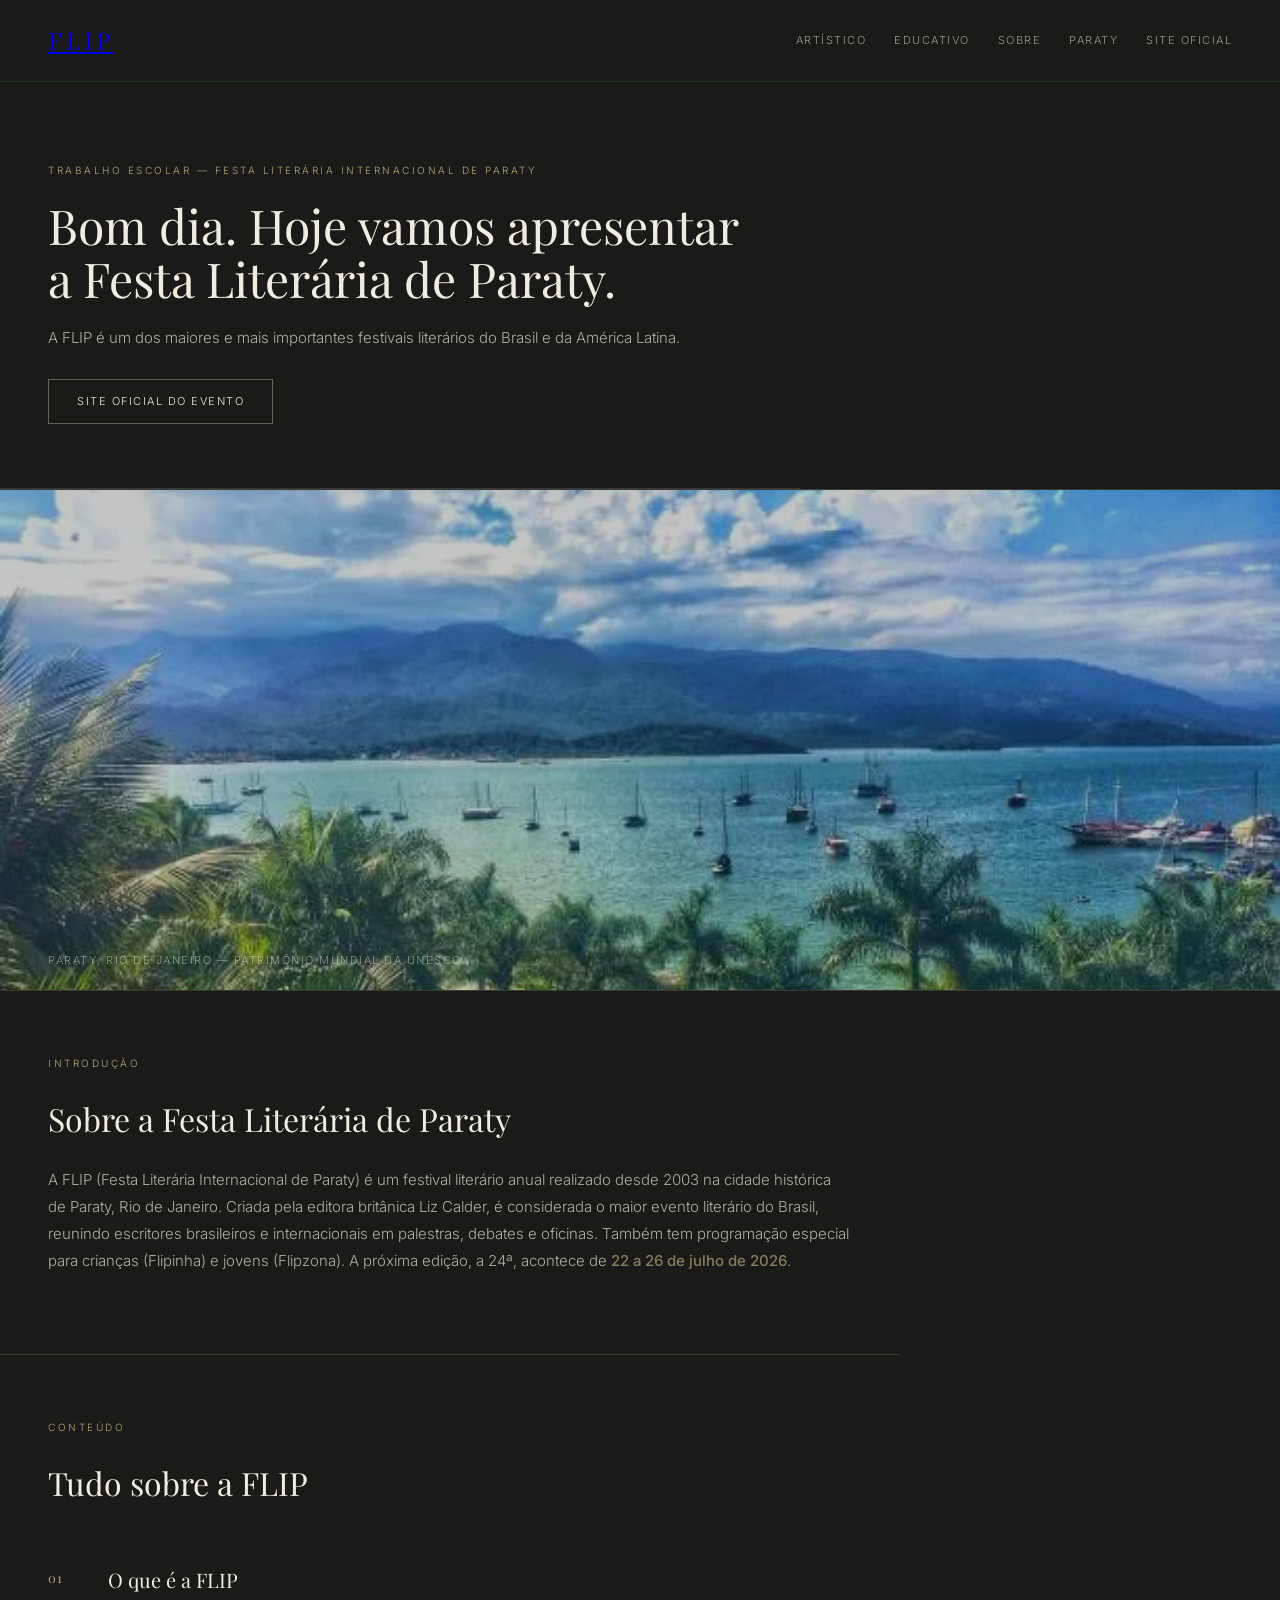
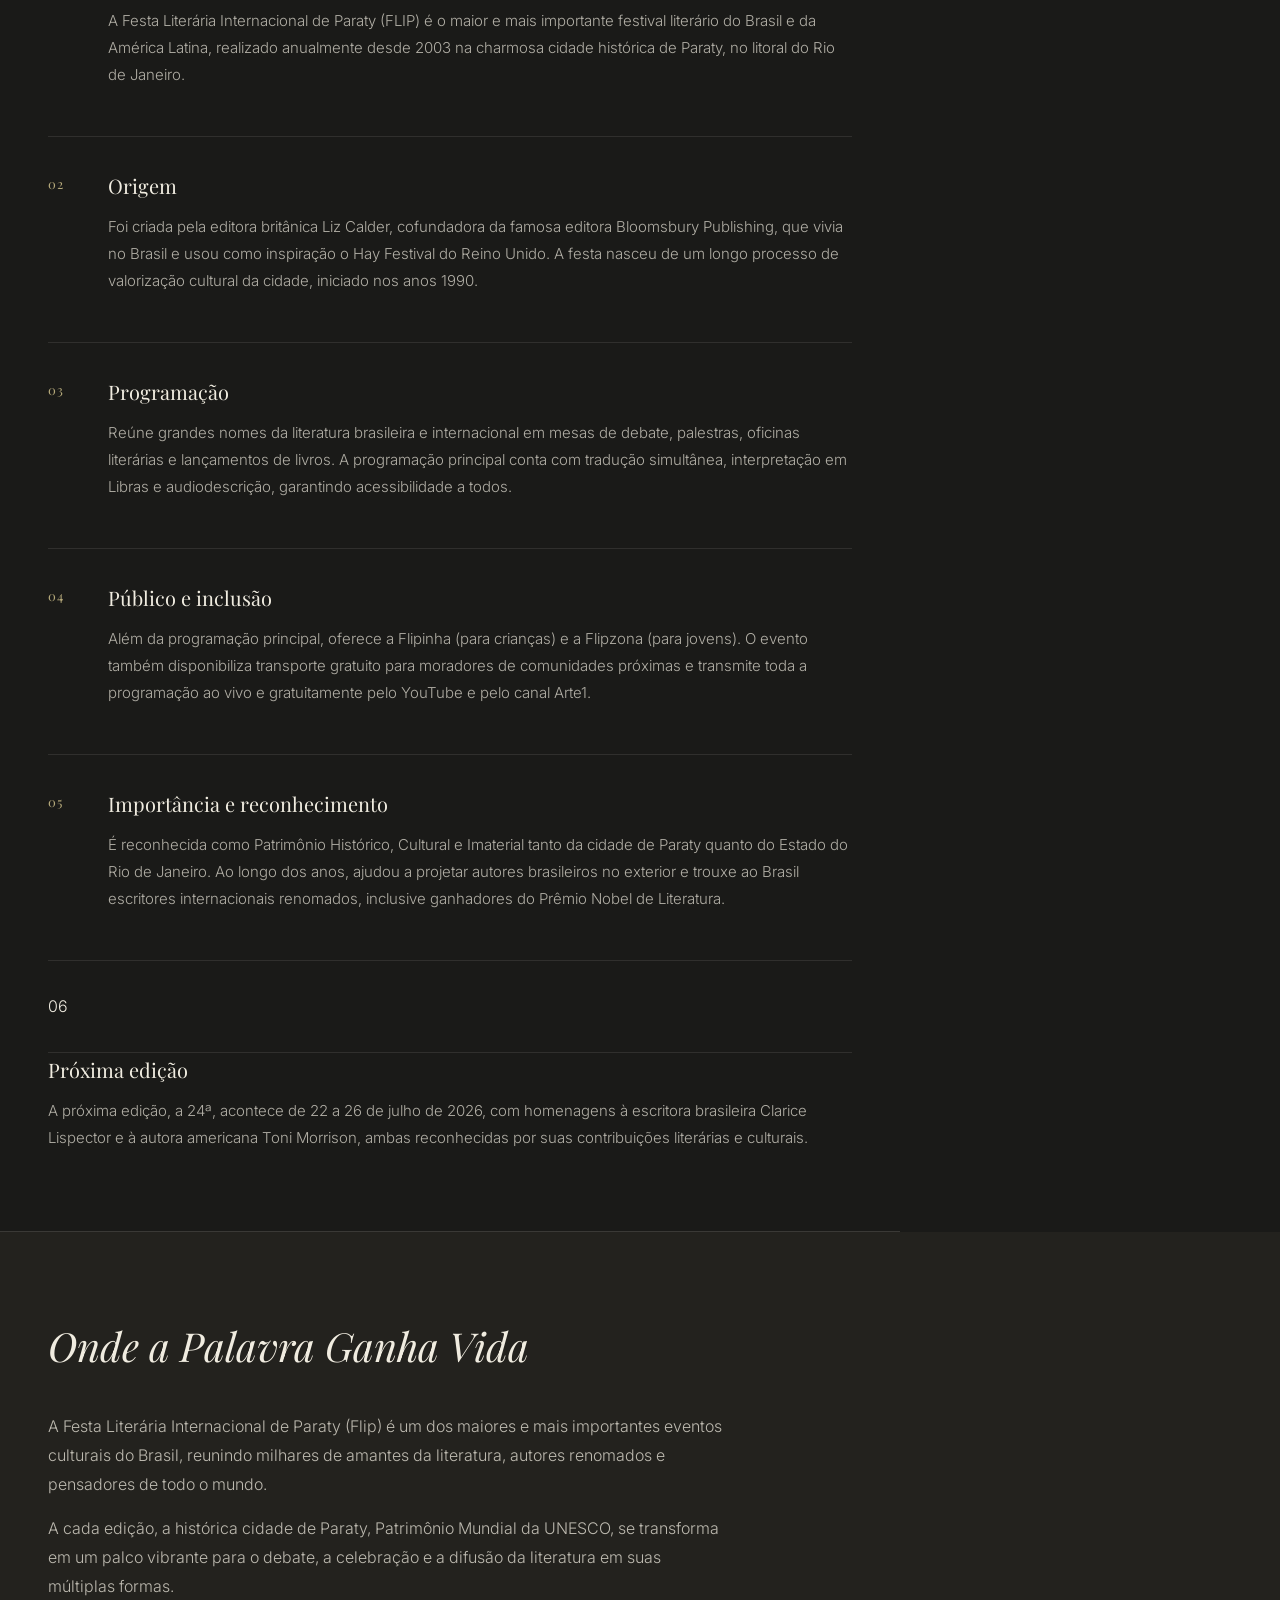
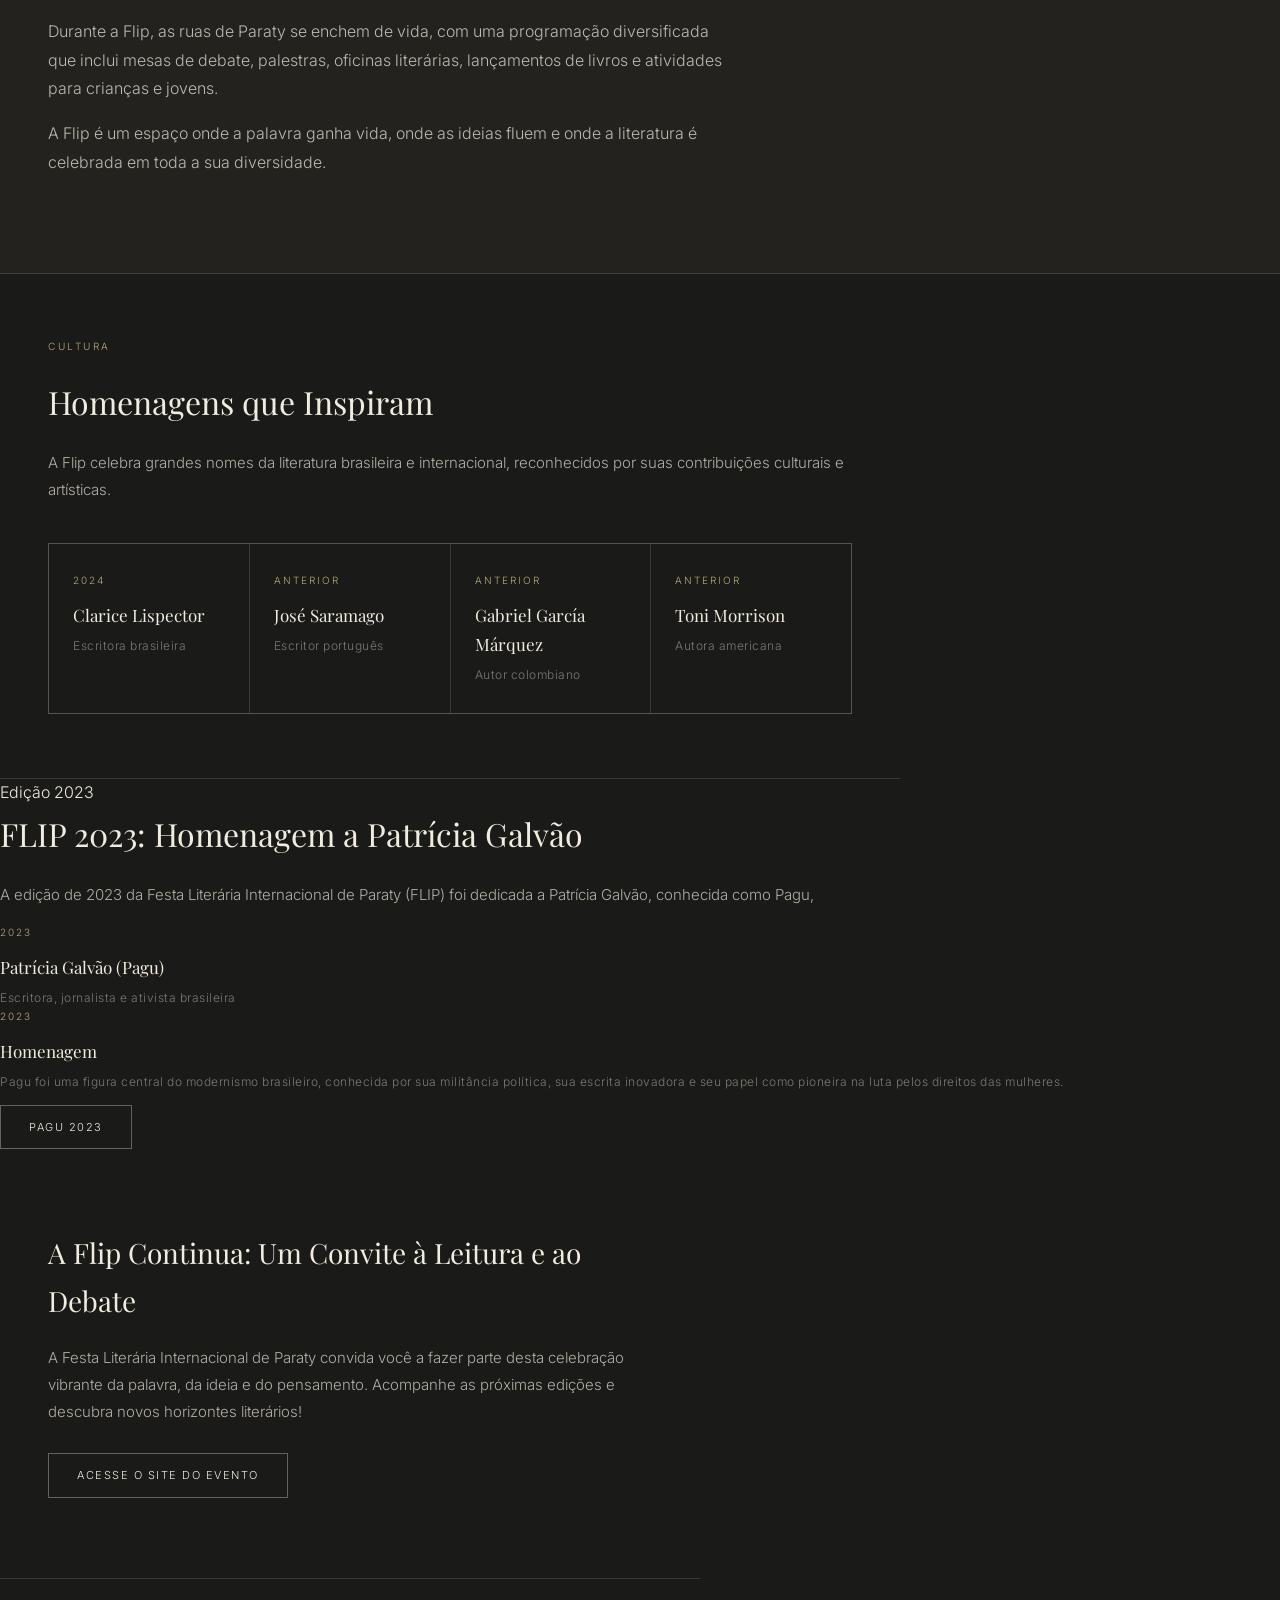
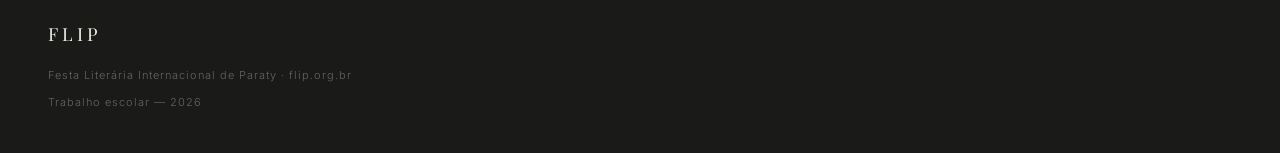
<file: index.html>
<!DOCTYPE html>
<html lang="pt-BR">
<head>
  <meta charset="UTF-8">
  <meta name="viewport" content="width=device-width, initial-scale=1.0">
  <title>FLIP — Festa Literária Internacional de Paraty</title>
  <link rel="stylesheet" type="text/css" href="style.css">
  <link href="https://fonts.googleapis.com/css2?family=Playfair+Display:ital,wght@0,400;0,700;1,400&family=Inter:wght@300;400;500&display=swap" rel="stylesheet">
</head>
<body>

  <!-- NAVEGAÇÃO -->
  <nav>
    <div class="logo"> <a href="https://www.flip.org.br" target="_blank">FLIP</a> </div>
    <div class="nav-links">
      <a href="#">artístico</a>
      <a href="#">educativo</a>
      <a href="#">sobre</a>
      <a href="https://www.google.com/maps/place/Paraty,+RJ/@-23.2190191,-44.7299981,15z/data=!4m15!1m8!3m7!1s0x9d6d04d08d0dd9:0xea35e93f7a8ac64d!2sParaty,+RJ!3b1!8m2!3d-23.2197106!4d-44.7167452!16s%2Fg%2F11bxfw99x_!3m5!1s0x9d6d04d08d0dd9:0xea35e93f7a8ac64d!8m2!3d-23.2197106!4d-44.7167452!16s%2Fg%2F11bxfw99x_?entry=ttu&g_ep=EgoyMDI2MDMzMS4wIKXMDSoASAFQAw%3D%3D" target="_blank">paraty</a>
      <a href="https://www.flip.org.br" target="_blank">site oficial</a>
    </div>
  </nav>

  <!-- HERO -->
  <section class="hero">
    <span class="tag">Trabalho Escolar — Festa Literária Internacional de Paraty</span>
    <h1>Bom dia. Hoje vamos apresentar a Festa Literária de Paraty.</h1>
    <p>A FLIP é um dos maiores e mais importantes festivais literários do Brasil e da América Latina.</p>
    <a href="https://www.flip.org.br" class="botao" target="_blank">Site oficial do evento</a>
  </section>

  <!-- IMAGEM -->
  <div class="imagem-full">
    <img src="the-paraty-bay.webp" alt="Baía de Paraty" />
    <div class="imagem-legenda">Paraty, Rio de Janeiro — Patrimônio Mundial da UNESCO</div>
  </div>

  <!-- INTRODUÇÃO -->
  <section class="secao">
    <span class="tag">Introdução</span>
    <h2>Sobre a Festa Literária de Paraty</h2>
    <p>A FLIP (Festa Literária Internacional de Paraty) é um festival literário anual realizado desde 2003 na cidade histórica de Paraty, Rio de Janeiro. Criada pela editora britânica Liz Calder, é considerada o maior evento literário do Brasil, reunindo escritores brasileiros e internacionais em palestras, debates e oficinas. Também tem programação especial para crianças (Flipinha) e jovens (Flipzona). A próxima edição, a 24ª, acontece de <strong>22 a 26 de julho de 2026</strong>.</p>
  </section>

  <!-- LISTA -->
  <section class="secao">
    <span class="tag">Conteúdo</span>
    <h2>Tudo sobre a FLIP</h2>

    <div class="item-lista">
      <div class="item-numero">01</div>
      <div class="item-conteudo">
        <h3>O que é a FLIP</h3>
        <p>A Festa Literária Internacional de Paraty (FLIP) é o maior e mais importante festival literário do Brasil e da América Latina, realizado anualmente desde 2003 na charmosa cidade histórica de Paraty, no litoral do Rio de Janeiro.</p>
      </div>
    </div>

    <div class="item-lista">
      <div class="item-numero">02</div>
      <div class="item-conteudo">
        <h3>Origem</h3>
        <p>Foi criada pela editora britânica Liz Calder, cofundadora da famosa editora Bloomsbury Publishing, que vivia no Brasil e usou como inspiração o Hay Festival do Reino Unido. A festa nasceu de um longo processo de valorização cultural da cidade, iniciado nos anos 1990.</p>
      </div>
    </div>

    <div class="item-lista">
      <div class="item-numero">03</div>
      <div class="item-conteudo">
        <h3>Programação</h3>
        <p>Reúne grandes nomes da literatura brasileira e internacional em mesas de debate, palestras, oficinas literárias e lançamentos de livros. A programação principal conta com tradução simultânea, interpretação em Libras e audiodescrição, garantindo acessibilidade a todos.</p>
      </div>
    </div>

    <div class="item-lista">
      <div class="item-numero">04</div>
      <div class="item-conteudo">
        <h3>Público e inclusão</h3>
        <p>Além da programação principal, oferece a Flipinha (para crianças) e a Flipzona (para jovens). O evento também disponibiliza transporte gratuito para moradores de comunidades próximas e transmite toda a programação ao vivo e gratuitamente pelo YouTube e pelo canal Arte1.</p>
      </div>
    </div>

    <div class="item-lista">
      <div class="item-numero">05</div>
      <div class="item-conteudo">
        <h3>Importância e reconhecimento</h3>
        <p>É reconhecida como Patrimônio Histórico, Cultural e Imaterial tanto da cidade de Paraty quanto do Estado do Rio de Janeiro. Ao longo dos anos, ajudou a projetar autores brasileiros no exterior e trouxe ao Brasil escritores internacionais renomados, inclusive ganhadores do Prêmio Nobel de Literatura.</p>
      </div>
    </div>
  

    <div class="item-lista"
      <div class="item-numero">06</div>
      <div class="item-conteudo">
        <h3>Próxima edição</h3>
        <p>A próxima edição, a 24ª, acontece de 22 a 26 de julho de 2026, com homenagens à escritora brasileira Clarice Lispector e à autora americana Toni Morrison, ambas reconhecidas por suas contribuições literárias e culturais.</p>
      </div>
  </section>

  <!-- CITAÇÃO -->
  <section class="secao-destaque">
    <h2>Onde a Palavra Ganha Vida</h2>
    <p>A Festa Literária Internacional de Paraty (Flip) é um dos maiores e mais importantes eventos culturais do Brasil, reunindo milhares de amantes da literatura, autores renomados e pensadores de todo o mundo.</p>
    <p>A cada edição, a histórica cidade de Paraty, Patrimônio Mundial da UNESCO, se transforma em um palco vibrante para o debate, a celebração e a difusão da literatura em suas múltiplas formas.</p>
    <p>Durante a Flip, as ruas de Paraty se enchem de vida, com uma programação diversificada que inclui mesas de debate, palestras, oficinas literárias, lançamentos de livros e atividades para crianças e jovens.</p>
    <p>A Flip é um espaço onde a palavra ganha vida, onde as ideias fluem e onde a literatura é celebrada em toda a sua diversidade.</p>
  </section>

  <!-- HOMENAGENS -->
  <section class="secao">
    <span class="tag">Cultura</span>
    <h2>Homenagens que Inspiram</h2>
    <p>A Flip celebra grandes nomes da literatura brasileira e internacional, reconhecidos por suas contribuições culturais e artísticas.</p>

    <div class="grid-homenagens">
      <div class="card-homenagem">
        <div class="card-ano">2024</div>
        <div class="card-nome">Clarice Lispector</div>
        <div class="card-info">Escritora brasileira</div>
      </div>
      <div class="card-homenagem">
        <div class="card-ano">anterior</div>
        <div class="card-nome">José Saramago</div>
        <div class="card-info">Escritor português</div>
      </div>
      <div class="card-homenagem">
        <div class="card-ano">anterior</div>
        <div class="card-nome">Gabriel García Márquez</div>
        <div class="card-info">Autor colombiano</div>
      </div>
      <div class="card-homenagem">
        <div class="card-ano">anterior</div>
        <div class="card-nome">Toni Morrison</div>
        <div class="card-info">Autora americana</div>
      </div>
    </div>
  </section>

  <!-- FLIP 2023 PAGU-->
   <section class="PAGU 2023"
    <span class="tag">Edição 2023</span>
    <h2>FLIP 2023: Homenagem a Patrícia Galvão</h2>
    <p>A edição de 2023 da Festa Literária Internacional de Paraty (FLIP) foi dedicada a Patrícia Galvão, conhecida como Pagu,
       
     <div class="grid-Pagu">
      <div class="card-Pagu">
        <div class="card-ano">2023</div>
        <div class="card-nome">Patrícia Galvão (Pagu)</div>
        <div class="card-info">Escritora, jornalista e ativista brasileira</div>
      </div>
      <div class="card-Pagu">
        <div class="card-ano">2023</div>
        <div class="card-nome">Homenagem</div>
        <div class="card-info">Pagu foi uma figura central do modernismo brasileiro, conhecida por sua militância política, sua escrita inovadora e seu papel como pioneira na luta pelos direitos das mulheres.</div>
      </div>
    </div>
    <a href="adasdadasd" class="botao" target="_blank">PAGU 2023</a>
  </section>


  <!-- ENCERRAMENTO -->
  <section class="secao-final">
    <h2>A Flip Continua: Um Convite à Leitura e ao Debate</h2>
    <p>A Festa Literária Internacional de Paraty convida você a fazer parte desta celebração vibrante da palavra, da ideia e do pensamento. Acompanhe as próximas edições e descubra novos horizontes literários!</p>
    <a href="https://www.flip.org.br" class="botao" target="_blank">Acesse o site do evento</a>
  </section>

  <!-- RODAPÉ -->
  <footer>
    <div class="footer-logo">FLIP</div>
    <p>Festa Literária Internacional de Paraty · flip.org.br</p>
    <p>Trabalho escolar — 2026</p>
  </footer>

</body>
</html>
</file>
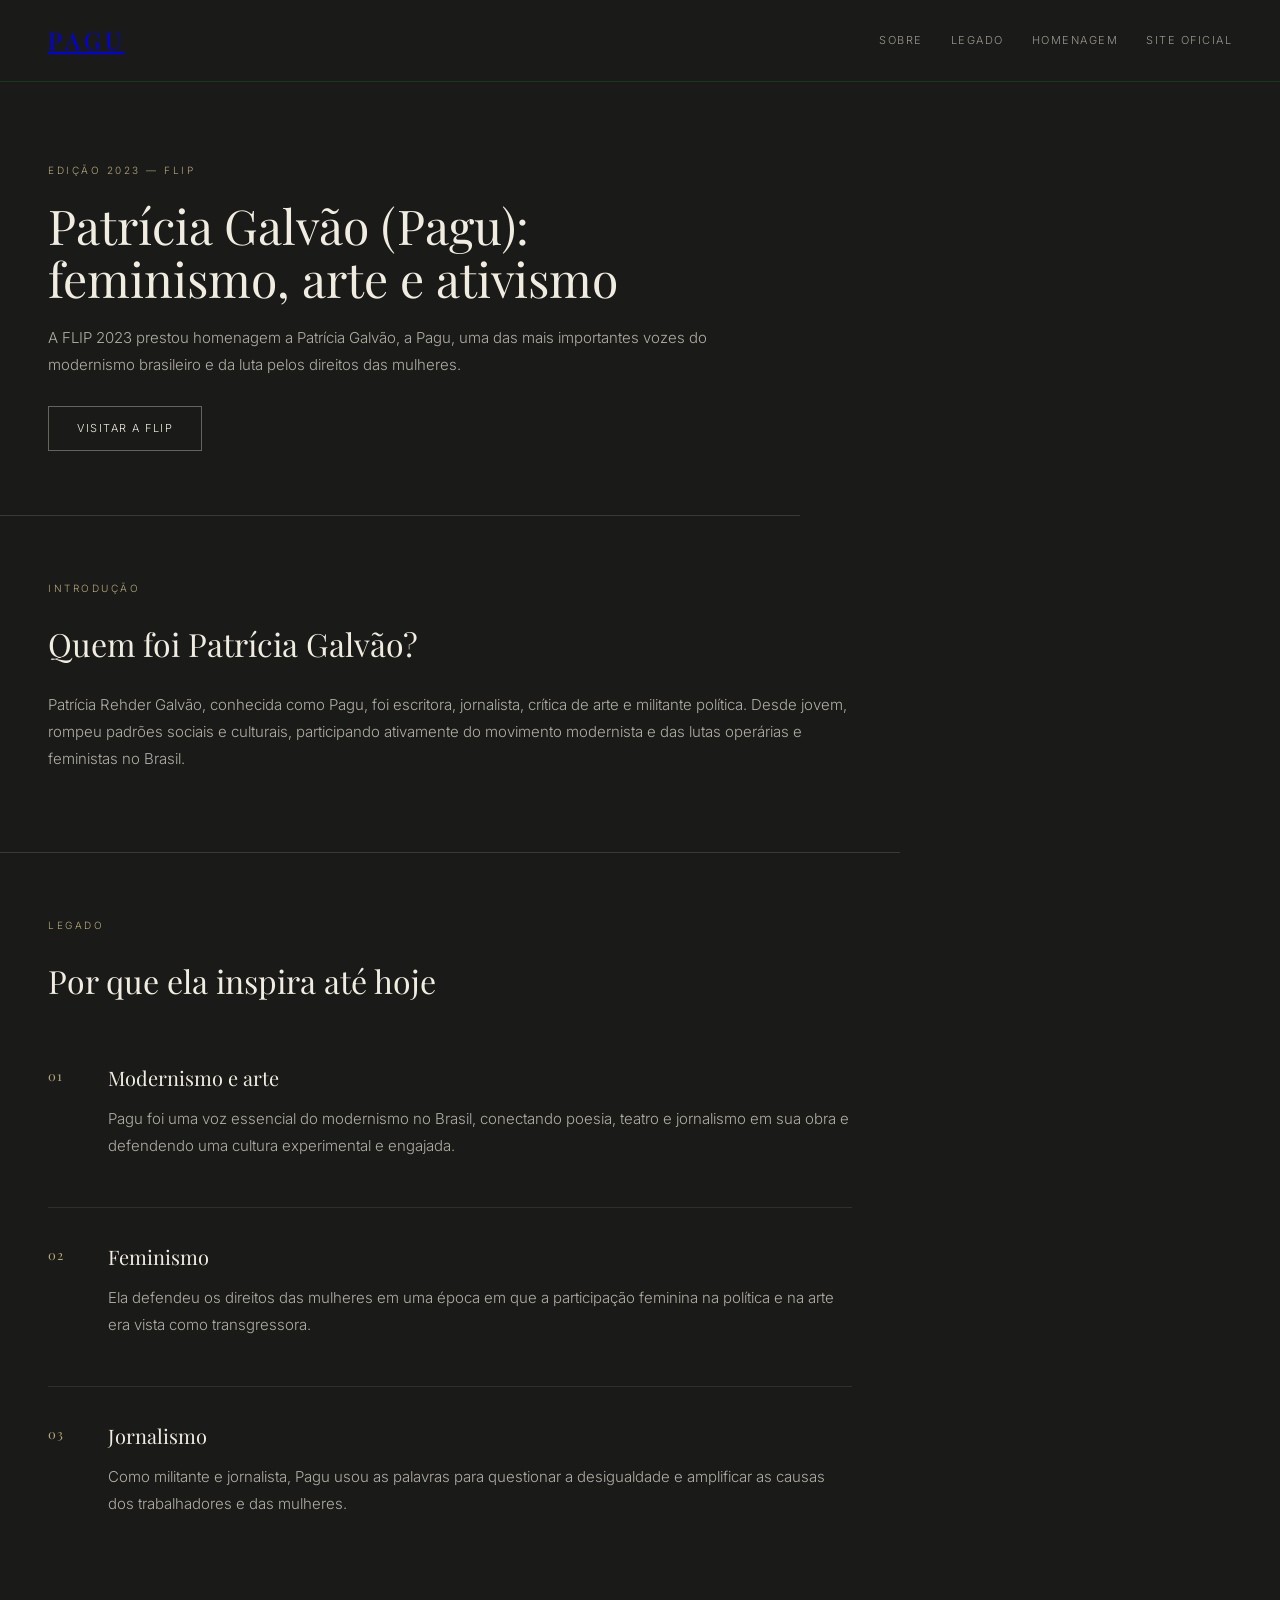
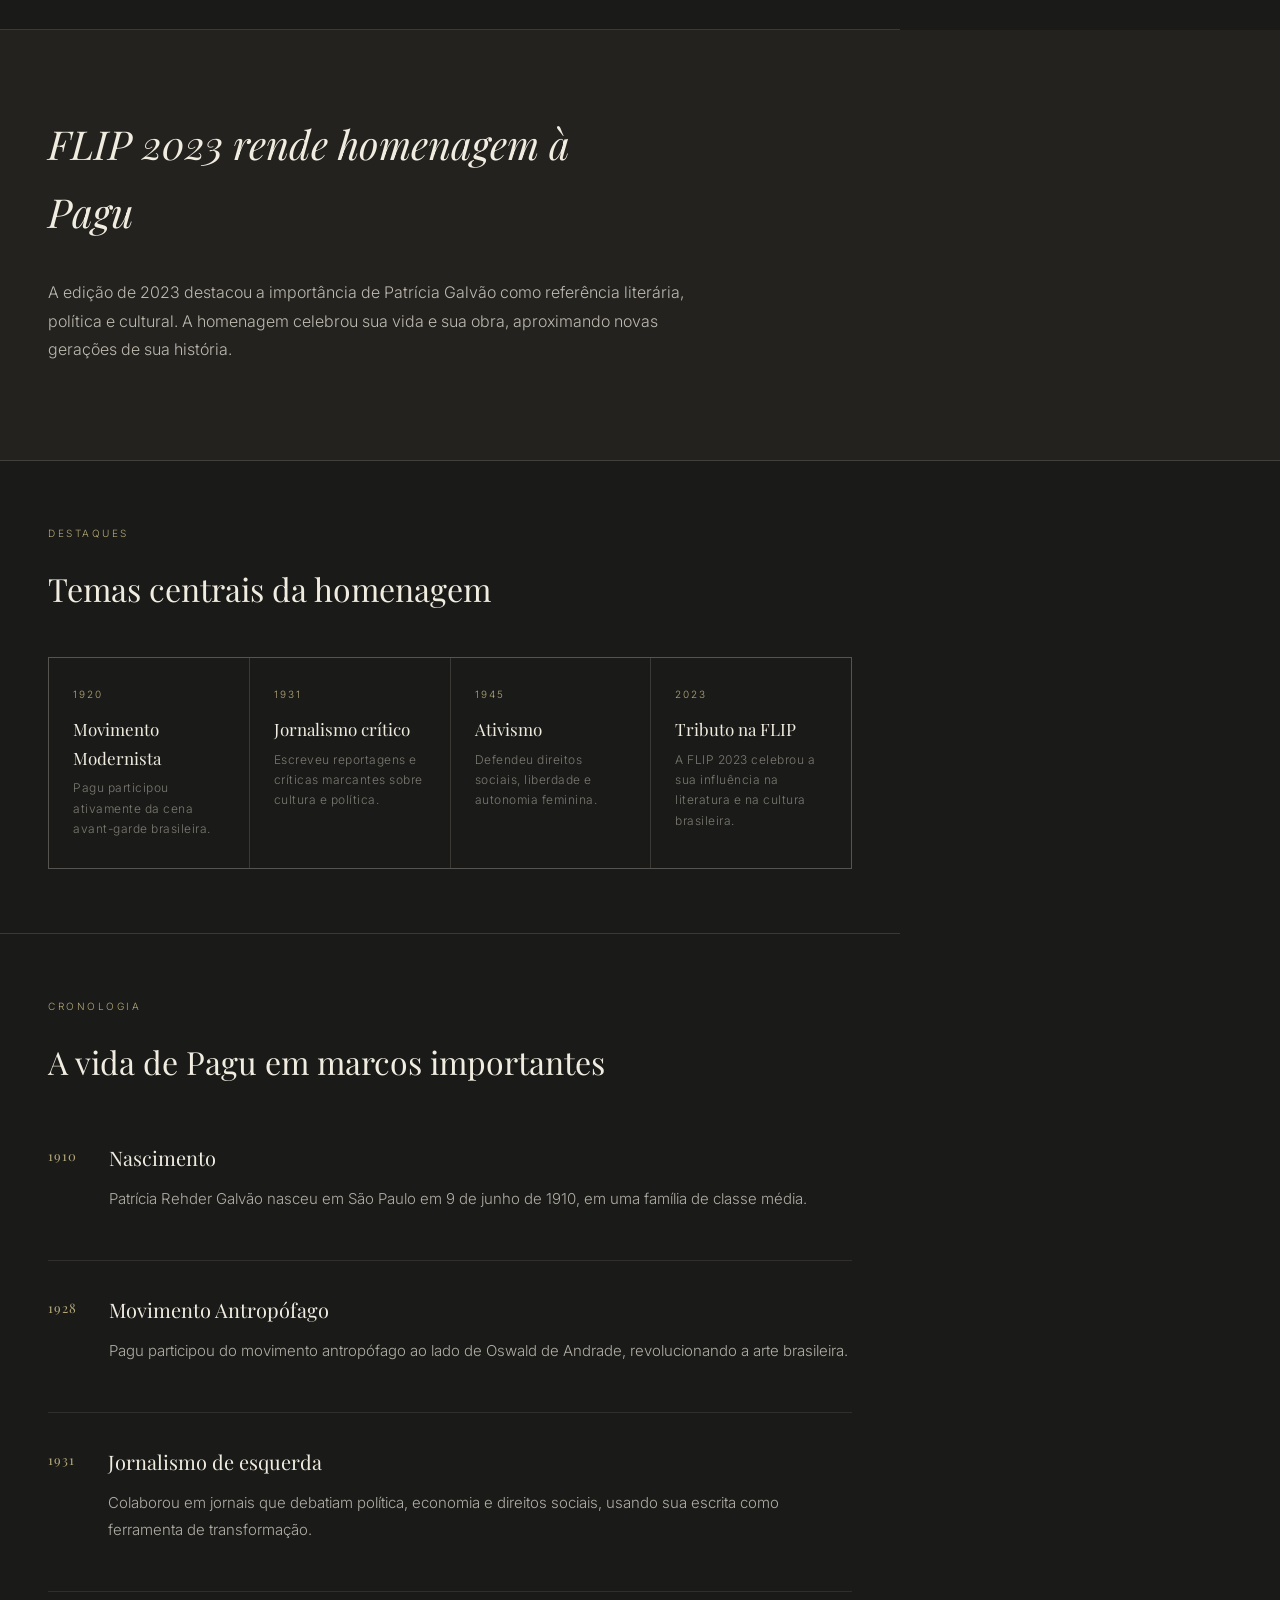
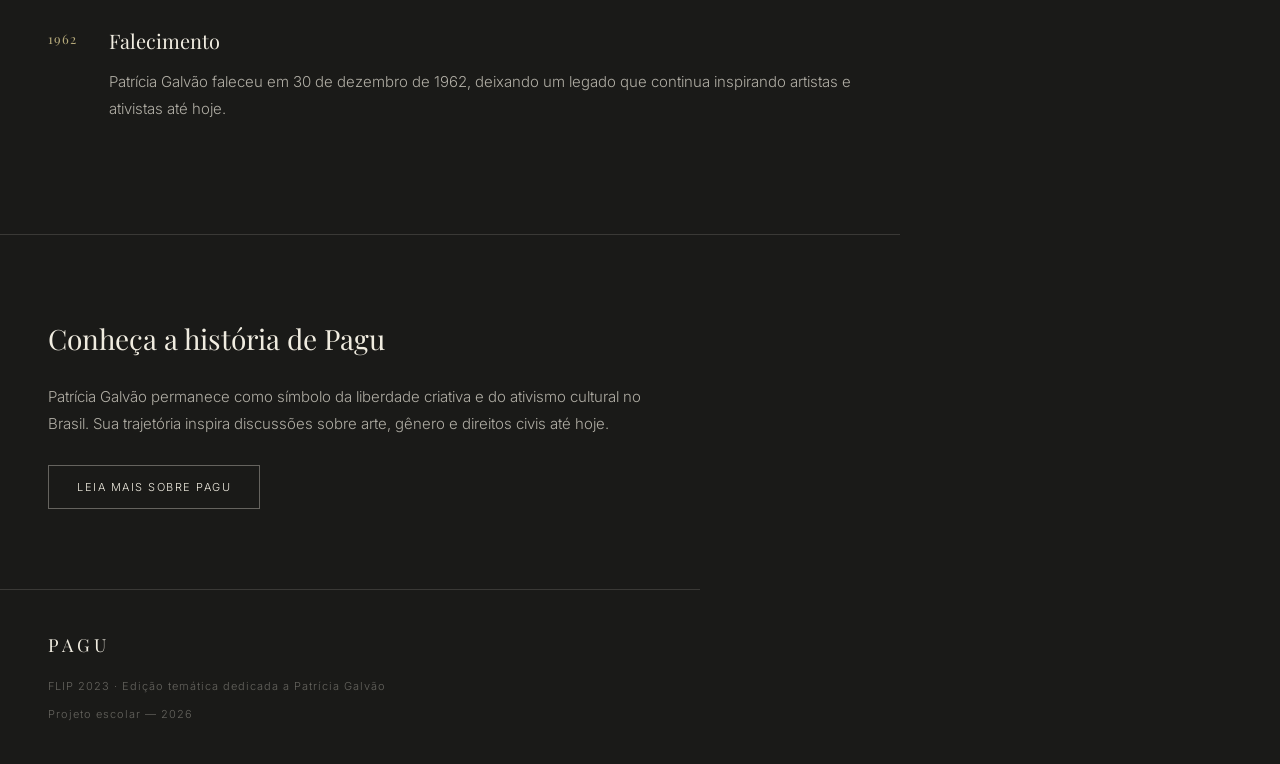
<file: index2.html>
<!DOCTYPE html>
<html lang="pt-BR">
<head>
    <meta charset="UTF-8">
    <meta name="viewport" content="width=device-width, initial-scale=1.0">
    <title>PAGU - Patrícia Galvão | FLIP 2023</title>
    <meta name="description" content="Página sobre a edição da FLIP 2023 dedicada a Patrícia Galvão, conhecida como Pagu." />
    <link href="https://fonts.googleapis.com/css2?family=Playfair+Display:ital,wght@0,400;0,700;1,400&family=Inter:wght@300;400;500&display=swap" rel="stylesheet">
    <link rel="stylesheet" type="text/css" href="style.css">
</head>
<body>

  <!-- NAVEGAÇÃO -->
  <nav>
    <div class="logo"><a href="https://www.pagu.org.br" target="_blank">PAGU</a></div>
    <div class="nav-links">
      <a href="#sobre">sobre</a>
      <a href="#legado">legado</a>
      <a href="#homenagem">homenagem</a>
      <a href="https://www.flip.org.br" target="_blank">site oficial</a>
    </div>
  </nav>

  <!-- HERO -->
  <section class="hero">
    <span class="tag">Edição 2023 — FLIP</span>
    <h1>Patrícia Galvão (Pagu): feminismo, arte e ativismo</h1>
    <p>A FLIP 2023 prestou homenagem a Patrícia Galvão, a Pagu, uma das mais importantes vozes do modernismo brasileiro e da luta pelos direitos das mulheres.</p>
    <a href="https://www.flip.org.br" class="botao" target="_blank">Visitar a FLIP</a>
  </section>

  <section class="secao" id="sobre">
    <span class="tag">Introdução</span>
    <h2>Quem foi Patrícia Galvão?</h2>
    <p>Patrícia Rehder Galvão, conhecida como Pagu, foi escritora, jornalista, crítica de arte e militante política. Desde jovem, rompeu padrões sociais e culturais, participando ativamente do movimento modernista e das lutas operárias e feministas no Brasil.</p>
  </section>

  <section class="secao" id="legado">
    <span class="tag">Legado</span>
    <h2>Por que ela inspira até hoje</h2>
    <div class="item-lista">
      <div class="item-numero">01</div>
      <div class="item-conteudo">
        <h3>Modernismo e arte</h3>
        <p>Pagu foi uma voz essencial do modernismo no Brasil, conectando poesia, teatro e jornalismo em sua obra e defendendo uma cultura experimental e engajada.</p>
      </div>
    </div>
    <div class="item-lista">
      <div class="item-numero">02</div>
      <div class="item-conteudo">
        <h3>Feminismo</h3>
        <p>Ela defendeu os direitos das mulheres em uma época em que a participação feminina na política e na arte era vista como transgressora.</p>
      </div>
    </div>
    <div class="item-lista">
      <div class="item-numero">03</div>
      <div class="item-conteudo">
        <h3>Jornalismo</h3>
        <p>Como militante e jornalista, Pagu usou as palavras para questionar a desigualdade e amplificar as causas dos trabalhadores e das mulheres.</p>
      </div>
    </div>
  </section>

  <section class="secao-destaque" id="homenagem">
    <h2>FLIP 2023 rende homenagem à Pagu</h2>
    <p>A edição de 2023 destacou a importância de Patrícia Galvão como referência literária, política e cultural. A homenagem celebrou sua vida e sua obra, aproximando novas gerações de sua história.</p>
  </section>

  <section class="secao">
    <span class="tag">Destaques</span>
    <h2>Temas centrais da homenagem</h2>
    <div class="grid-homenagens">
      <div class="card-homenagem">
        <div class="card-ano">1920</div>
        <div class="card-nome">Movimento Modernista</div>
        <div class="card-info">Pagu participou ativamente da cena avant-garde brasileira.</div>
      </div>
      <div class="card-homenagem">
        <div class="card-ano">1931</div>
        <div class="card-nome">Jornalismo crítico</div>
        <div class="card-info">Escreveu reportagens e críticas marcantes sobre cultura e política.</div>
      </div>
      <div class="card-homenagem">
        <div class="card-ano">1945</div>
        <div class="card-nome">Ativismo</div>
        <div class="card-info">Defendeu direitos sociais, liberdade e autonomia feminina.</div>
      </div>
      <div class="card-homenagem">
        <div class="card-ano">2023</div>
        <div class="card-nome">Tributo na FLIP</div>
        <div class="card-info">A FLIP 2023 celebrou a sua influência na literatura e na cultura brasileira.</div>
      </div>
    </div>
  </section>

  <section class="secao">
    <span class="tag">Cronologia</span>
    <h2>A vida de Pagu em marcos importantes</h2>
    <div class="item-lista">
      <div class="item-numero">1910</div>
      <div class="item-conteudo">
        <h3>Nascimento</h3>
        <p>Patrícia Rehder Galvão nasceu em São Paulo em 9 de junho de 1910, em uma família de classe média.</p>
      </div>
    </div>
    <div class="item-lista">
      <div class="item-numero">1928</div>
      <div class="item-conteudo">
        <h3>Movimento Antropófago</h3>
        <p>Pagu participou do movimento antropófago ao lado de Oswald de Andrade, revolucionando a arte brasileira.</p>
      </div>
    </div>
    <div class="item-lista">
      <div class="item-numero">1931</div>
      <div class="item-conteudo">
        <h3>Jornalismo de esquerda</h3>
        <p>Colaborou em jornais que debatiam política, economia e direitos sociais, usando sua escrita como ferramenta de transformação.</p>
      </div>
    </div>
    <div class="item-lista">
      <div class="item-numero">1962</div>
      <div class="item-conteudo">
        <h3>Falecimento</h3>
        <p>Patrícia Galvão faleceu em 30 de dezembro de 1962, deixando um legado que continua inspirando artistas e ativistas até hoje.</p>
      </div>
    </div>
  </section>

  <section class="secao-final">
    <h2>Conheça a história de Pagu</h2>
    <p>Patrícia Galvão permanece como símbolo da liberdade criativa e do ativismo cultural no Brasil. Sua trajetória inspira discussões sobre arte, gênero e direitos civis até hoje.</p>
    <a href="https://pt.wikipedia.org/wiki/Patr%C3%ADcia_Galv%C3%A3o" class="botao" target="_blank">Leia mais sobre Pagu</a>
  </section>

  <footer>
    <div class="footer-logo">PAGU</div>
    <p>FLIP 2023 · Edição temática dedicada a Patrícia Galvão</p>
    <p>Projeto escolar — 2026</p>
  </footer>

</body>
</html>
</file>
<file: style.css>
/* ================================
   FLIP — Estilo inspirado no site oficial
   ================================ */

@import url('https://fonts.googleapis.com/css2?family=Playfair+Display:ital,wght@0,400;0,700;1,400&family=Inter:wght@300;400;500&display=swap');

/* RESET E BASE */
* {
  margin: 0;
  padding: 0;
  box-sizing: border-box;
}

body {
  background-color: #1a1a18;
  color: #f0ece0;
  font-family: 'Inter', sans-serif;
  font-weight: 300;
  line-height: 1.7;
}

/* TIPOGRAFIA */
h1 {
  font-family: 'Playfair Display', serif;
  font-size: 48px;
  font-weight: 400;
  line-height: 1.1;
  margin-bottom: 20px;
}

h2 {
  font-family: 'Playfair Display', serif;
  font-size: 32px;
  font-weight: 400;
  margin-bottom: 20px;
}

h3 {
  font-family: 'Playfair Display', serif;
  font-size: 20px;
  font-weight: 400;
  margin-bottom: 10px;
}

p {
  font-size: 15px;
  line-height: 1.8;
  opacity: 0.7;
  margin-bottom: 16px;
}

strong {
  font-weight: 500;
  opacity: 1;
  color: #b5a97a;
}

/* NAVEGAÇÃO */
nav {
  display: flex;
  justify-content: space-between;
  align-items: center;
  padding: 20px 48px;
  border-bottom: 0.5px solid rgba(4, 236, 82, 0.15);
  position: sticky;
  top: 0;
  background-color: #1a1a18;
  z-index: 100;
}

.logo {
  font-family: 'Playfair Display', serif;
  font-size: 24px;
  letter-spacing: 4px;
  text-transform: uppercase;
  color: #f0ece0;
}

.nav-links {
  display: flex;
  gap: 28px;
}

.nav-links a {
  color: #f0ece0;
  text-decoration: none;
  font-size: 11px;
  letter-spacing: 1.5px;
  text-transform: uppercase;
  opacity: 0.6;
  transition: opacity 0.2s;
}

.nav-links a:hover {
  opacity: 1;
}

/* HERO */
.hero {
  padding: 80px 48px 64px;
  max-width: 800px;
  border-bottom: 0.5px solid rgba(240, 236, 224, 0.15);
}

/* TAG / LABEL */
.tag {
  display: block;
  font-size: 10px;
  letter-spacing: 2.5px;
  text-transform: uppercase;
  color: #b5a978; 
  margin-bottom: 20px;
}

/* BOTÃO */
.botao {
  display: inline-block;
  border: 0.5px solid rgba(240, 236, 224, 0.35);
  padding: 12px 28px;
  font-size: 11px;
  letter-spacing: 1.5px;
  text-transform: uppercase;
  color: #f0ece0;
  text-decoration: none;
  margin-top: 12px;
  transition: background-color 0.2s, border-color 0.2s;
}

.botao:hover {
  background-color: rgba(240, 236, 224, 0.08);
  border-color: rgba(240, 236, 224, 0.6);
}

/* IMAGEM */
.imagem-full {
  position: relative;
  border-top: 0.5px solid rgba(240, 236, 224, 0.15);
  border-bottom: 0.5px solid rgba(240, 236, 224, 0.15);
}

.imagem-full img {
  width: 100%;
  height: 500px;
  object-fit: cover;
  display: block;
  opacity: 0.75;
}

.imagem-legenda {
  position: absolute;
  bottom: 20px;
  left: 48px;
  font-size: 11px;
  letter-spacing: 1.5px;
  text-transform: uppercase;
  color: #f0ece0;
  opacity: 0.5;
}

/* SEÇÕES */
.secao {
  padding: 64px 48px;
  border-bottom: 0.5px solid rgba(240, 236, 224, 0.15);
  max-width: 900px;
}

/* LISTA NUMERADA ESTILIZADA */
.item-lista {
  display: flex;
  gap: 32px;
  padding: 32px 0;
  border-bottom: 0.5px solid rgba(240, 236, 224, 0.1);
}

.item-lista:last-child {
  border-bottom: none;
}

.item-numero {
  font-family: 'Playfair Display', serif;
  font-size: 13px;
  color: #b5a97a;
  letter-spacing: 1px;
  min-width: 28px;
  padding-top: 4px;
}

.item-conteudo {
  flex: 1;
}

/* SEÇÃO DESTAQUE */
.secao-destaque {
  padding: 80px 48px;
  border-bottom: 0.5px solid rgba(240, 236, 224, 0.15);
  background-color: rgba(181, 169, 122, 0.06);
}

.secao-destaque h2 {
  font-size: 40px;
  font-style: italic;
  max-width: 600px;
  margin-bottom: 32px;
}

.secao-destaque p {
  max-width: 680px;
  font-size: 16px;
  opacity: 0.75;
}

/* GRID DE HOMENAGENS */
.grid-homenagens {
  display: grid;
  grid-template-columns: repeat(4, 1fr);
  gap: 1px;
  background-color: rgba(240, 236, 224, 0.15);
  margin-top: 40px;
  border: 0.5px solid rgba(240, 236, 224, 0.15);
}

.card-homenagem {
  background-color: #1a1a18;
  padding: 28px 24px;
}

.card-ano {
  font-size: 10px;
  letter-spacing: 2px;
  text-transform: uppercase;
  color: #b5a97a;
  margin-bottom: 12px;
}

.card-nome {
  font-family: 'Playfair Display', serif;
  font-size: 17px;
  font-weight: 400;
  margin-bottom: 6px;
}

.card-info {
  font-size: 12px;
  opacity: 0.45;
  letter-spacing: 0.5px;
}

/* SEÇÃO FINAL */
.secao-final {
  padding: 80px 48px;
  border-bottom: 0.5px solid rgba(240, 236, 224, 0.15);
  max-width: 700px;
}

.secao-final h2 {
  font-size: 28px;
  margin-bottom: 20px;
}

/* RODAPÉ */
footer {
  padding: 40px 48px;
  display: flex;
  flex-direction: column;
  gap: 8px;
}

.footer-logo {
  font-family: 'Playfair Display', serif;
  font-size: 18px;
  letter-spacing: 4px;
  text-transform: uppercase;
  margin-bottom: 8px;
}

footer p {
  font-size: 11px;
  opacity: 0.35;
  letter-spacing: 1px;
  margin: 0;
}

/* RESPONSIVO — celular */
@media (max-width: 600px) {
  nav {
    padding: 16px 24px;
    flex-direction: column;
    gap: 16px;
  }

  .nav-links {
    flex-wrap: wrap;
    justify-content: center;
    gap: 16px;
  }

  .hero, .secao, .secao-destaque, .secao-final, footer {
    padding: 48px 24px;
  }

  h1 { font-size: 32px; }
  h2 { font-size: 24px; }

  .grid-homenagens {
    grid-template-columns: repeat(2, 1fr);
  }

  .imagem-full img {
    height: 250px;
  }

  .imagem-legenda {
    left: 24px;
  }
}
</file>
